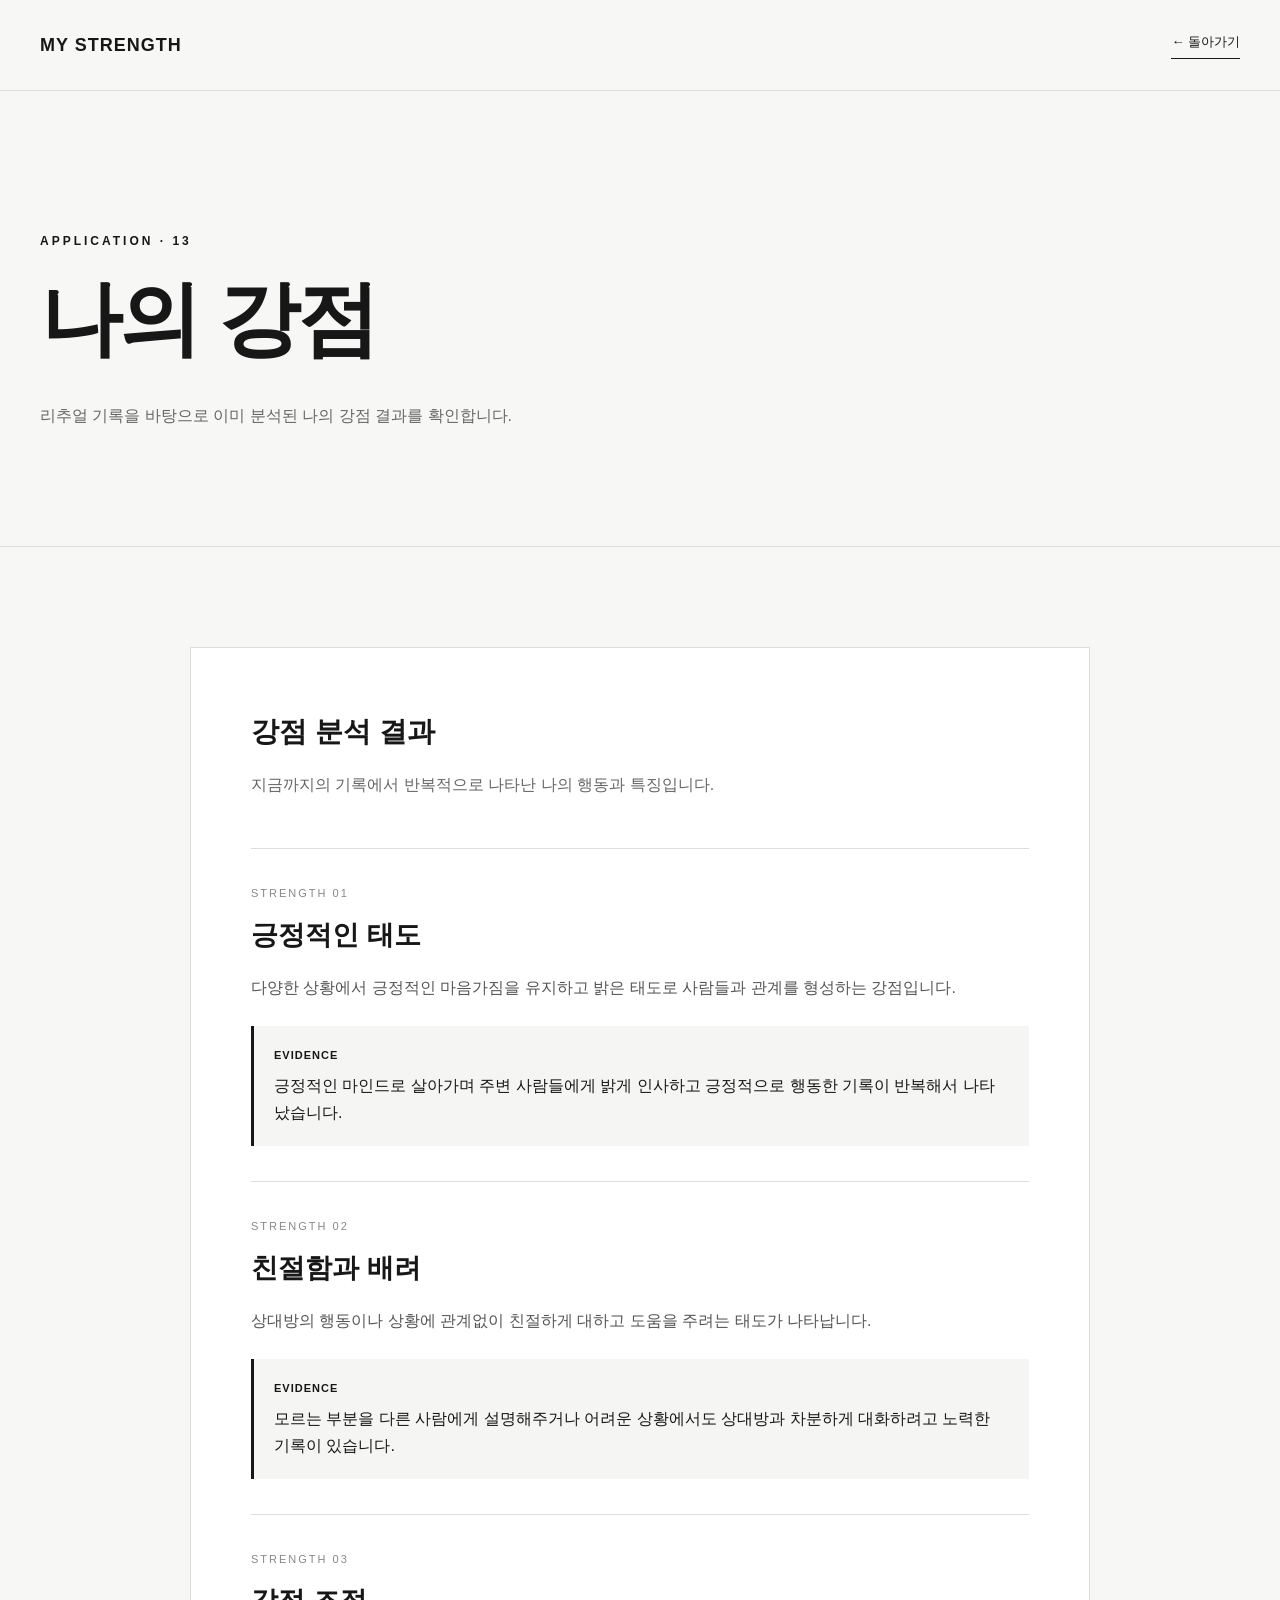
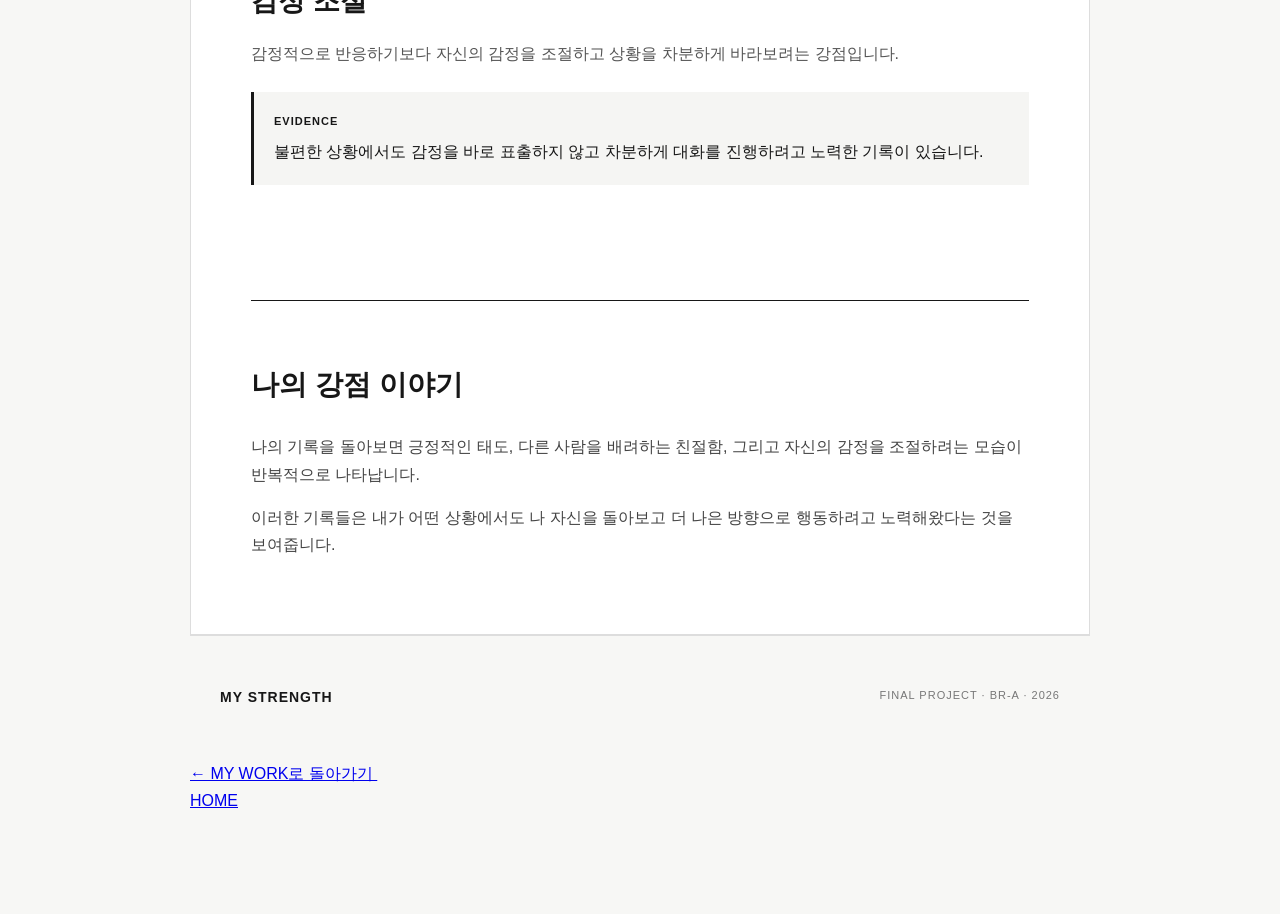
<file: app.html>
<!DOCTYPE html>
<html lang="ko">

<head>

    <meta charset="UTF-8">

    <meta name="viewport"
          content="width=device-width, initial-scale=1.0">

    <title>MY STRENGTH · 강점 결과</title>


    <style>

        * {
            box-sizing: border-box;
        }


        body {
            margin: 0;

            color: #171717;
            background: #f7f7f5;

            font-family:
                Arial,
                "Noto Sans KR",
                sans-serif;

            line-height: 1.7;
        }


        /* =========================
           HEADER
        ========================= */

        header {
            border-bottom: 1px solid #ddd;
        }


        .header-inner {
            width: min(1200px, calc(100% - 60px));

            min-height: 90px;

            margin: 0 auto;

            display: flex;
            align-items: center;
            justify-content: space-between;
        }


        .logo {
            color: #171717;

            text-decoration: none;

            font-size: 18px;
            font-weight: 700;

            letter-spacing: 1px;
        }


        .back {
            color: #171717;

            text-decoration: none;

            font-size: 13px;

            border-bottom: 1px solid #171717;
            padding-bottom: 4px;
        }


        /* =========================
           HERO
        ========================= */

        .hero {
            padding: 140px 0 100px;

            border-bottom: 1px solid #ddd;
        }


        .hero-inner {
            width: min(1200px, calc(100% - 60px));

            margin: 0 auto;
        }


        .label {
            margin-bottom: 25px;

            font-size: 12px;
            font-weight: 700;

            letter-spacing: 3px;
        }


        .hero h1 {
            max-width: 850px;

            margin: 0;

            font-size: clamp(42px, 7vw, 82px);

            line-height: 1.05;

            letter-spacing: -3px;
        }


        .hero p {
            max-width: 650px;

            margin-top: 40px;

            color: #666;

            font-size: 16px;
        }


        /* =========================
           RESULT
        ========================= */

        .result-section {
            padding: 100px 0;
        }


        .result-container {
            width: min(900px, calc(100% - 60px));

            margin: 0 auto;
        }


        .result-card {
            background: white;

            border: 1px solid #ddd;

            padding: 60px;
        }


        .result-card h2 {
            margin: 0 0 15px;

            font-size: 28px;
        }


        .description {
            margin-bottom: 50px;

            color: #666;
        }


        /* =========================
           STRENGTH
        ========================= */

        .strength {
            padding: 35px 0;

            border-top: 1px solid #ddd;
        }


        .strength:last-child {
            border-bottom: 1px solid #ddd;
        }


        .strength-number {
            margin-bottom: 10px;

            color: #888;

            font-size: 11px;

            letter-spacing: 2px;
        }


        .strength h3 {
            margin: 0 0 15px;

            font-size: 27px;
        }


        .strength p {
            margin: 0;

            color: #555;
        }


        .evidence {
            margin-top: 25px;

            padding: 20px;

            background: #f5f5f3;

            border-left: 3px solid #171717;
        }


        .evidence-label {
            margin-bottom: 7px;

            font-size: 11px;
            font-weight: 700;

            letter-spacing: 1px;
        }


        /* =========================
           STORY
        ========================= */

        .story {
            margin-top: 80px;

            padding-top: 60px;

            border-top: 1px solid #171717;
        }


        .story h2 {
            margin: 0 0 25px;

            font-size: 28px;
        }


        .story p {
            color: #444;
        }


        /* =========================
           FOOTER
        ========================= */

        footer {
            border-top: 1px solid #ddd;

            padding: 50px 0;
        }


        .footer-inner {
            width: min(1200px, calc(100% - 60px));

            margin: 0 auto;

            display: flex;

            justify-content: space-between;

            gap: 30px;
        }


        .footer-inner strong {
            font-size: 14px;

            letter-spacing: 1px;
        }


        .footer-inner span {
            color: #777;

            font-size: 11px;

            letter-spacing: 1px;
        }


        /* =========================
           MOBILE
        ========================= */

        @media (max-width: 700px) {

            .header-inner {
                width: calc(100% - 35px);
            }


            .hero {
                padding: 100px 0 70px;
            }


            .hero-inner {
                width: calc(100% - 35px);
            }


            .hero h1 {
                letter-spacing: -1.5px;
            }


            .result-section {
                padding: 60px 0;
            }


            .result-container {
                width: calc(100% - 35px);
            }


            .result-card {
                padding: 35px 22px;
            }


            .footer-inner {
                width: calc(100% - 35px);

                flex-direction: column;
            }

        }

    </style>

</head>


<body>


    <!-- HEADER -->

    <header>

        <div class="header-inner">

            <a
                class="logo"
                href="index.html">

                MY STRENGTH

            </a>


            <a
                class="back"
                href="index.html#works">

                ← 돌아가기

            </a>

        </div>

    </header>



    <!-- HERO -->

    <section class="hero">

        <div class="hero-inner">

            <div class="label">
                APPLICATION · 13
            </div>


            <h1>
                나의 강점
            </h1>


            <p>
                리추얼 기록을 바탕으로 이미 분석된
                나의 강점 결과를 확인합니다.
            </p>

        </div>

    </section>



    <!-- RESULT -->

    <main class="result-section">

        <div class="result-container">

            <div class="result-card">

                <h2>
                    강점 분석 결과
                </h2>


                <p class="description">
                    지금까지의 기록에서 반복적으로 나타난
                    나의 행동과 특징입니다.
                </p>



                <!-- 강점 01 -->

                <article class="strength">

                    <div class="strength-number">
                        STRENGTH 01
                    </div>


                    <h3>
                        긍정적인 태도
                    </h3>


                    <p>
                        다양한 상황에서 긍정적인 마음가짐을 유지하고
                        밝은 태도로 사람들과 관계를 형성하는 강점입니다.
                    </p>


                    <div class="evidence">

                        <div class="evidence-label">
                            EVIDENCE
                        </div>

                        긍정적인 마인드로 살아가며
                        주변 사람들에게 밝게 인사하고
                        긍정적으로 행동한 기록이 반복해서 나타났습니다.

                    </div>

                </article>



                <!-- 강점 02 -->

                <article class="strength">

                    <div class="strength-number">
                        STRENGTH 02
                    </div>


                    <h3>
                        친절함과 배려
                    </h3>


                    <p>
                        상대방의 행동이나 상황에 관계없이
                        친절하게 대하고 도움을 주려는 태도가 나타납니다.
                    </p>


                    <div class="evidence">

                        <div class="evidence-label">
                            EVIDENCE
                        </div>

                        모르는 부분을 다른 사람에게 설명해주거나
                        어려운 상황에서도 상대방과 차분하게
                        대화하려고 노력한 기록이 있습니다.

                    </div>

                </article>



                <!-- 강점 03 -->

                <article class="strength">

                    <div class="strength-number">
                        STRENGTH 03
                    </div>


                    <h3>
                        감정 조절
                    </h3>


                    <p>
                        감정적으로 반응하기보다 자신의 감정을 조절하고
                        상황을 차분하게 바라보려는 강점입니다.
                    </p>


                    <div class="evidence">

                        <div class="evidence-label">
                            EVIDENCE
                        </div>

                        불편한 상황에서도 감정을 바로 표출하지 않고
                        차분하게 대화를 진행하려고 노력한 기록이 있습니다.

                    </div>

                </article>



                <!-- STORY -->

                <section class="story">

                    <h2>
                        나의 강점 이야기
                    </h2>


                    <p>
                        나의 기록을 돌아보면 긍정적인 태도,
                        다른 사람을 배려하는 친절함,
                        그리고 자신의 감정을 조절하려는 모습이
                        반복적으로 나타납니다.
                    </p>


                    <p>
                        이러한 기록들은 내가 어떤 상황에서도
                        나 자신을 돌아보고 더 나은 방향으로
                        행동하려고 노력해왔다는 것을 보여줍니다.
                    </p>

                </section>

</div>

    <!-- FOOTER -->

    <footer>

        <div class="footer-inner">

            <strong>
                MY STRENGTH
            </strong>


            <span>
                FINAL PROJECT · BR-A · 2026
            </span>

        </div>

    </footer>

<!-- BACK -->

<div class="research-back">

    <a href="index.html#works">
        ← MY WORK로 돌아가기
    </a>

<span style="display: inline-block; width: 666px;"></span>

    <a href="index.html">
        HOME
    </a>

</body>

</html>
</file>
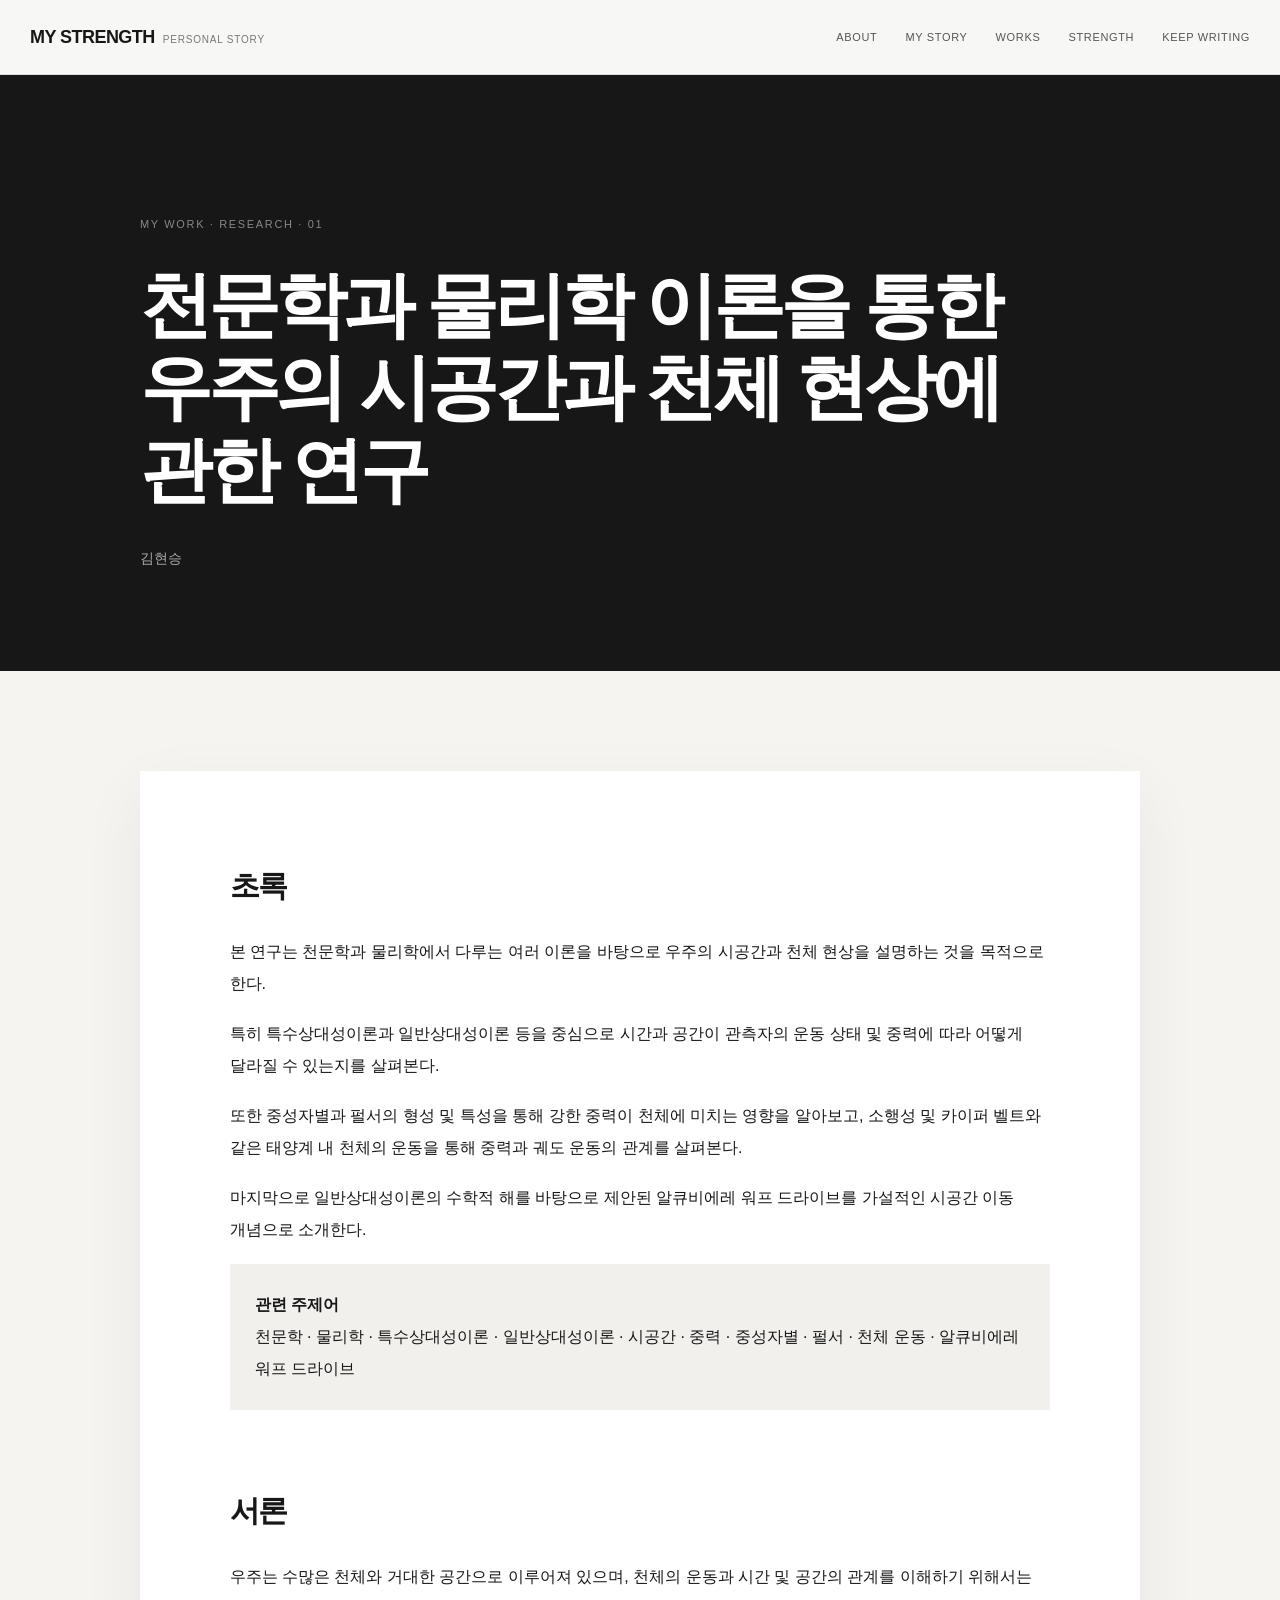
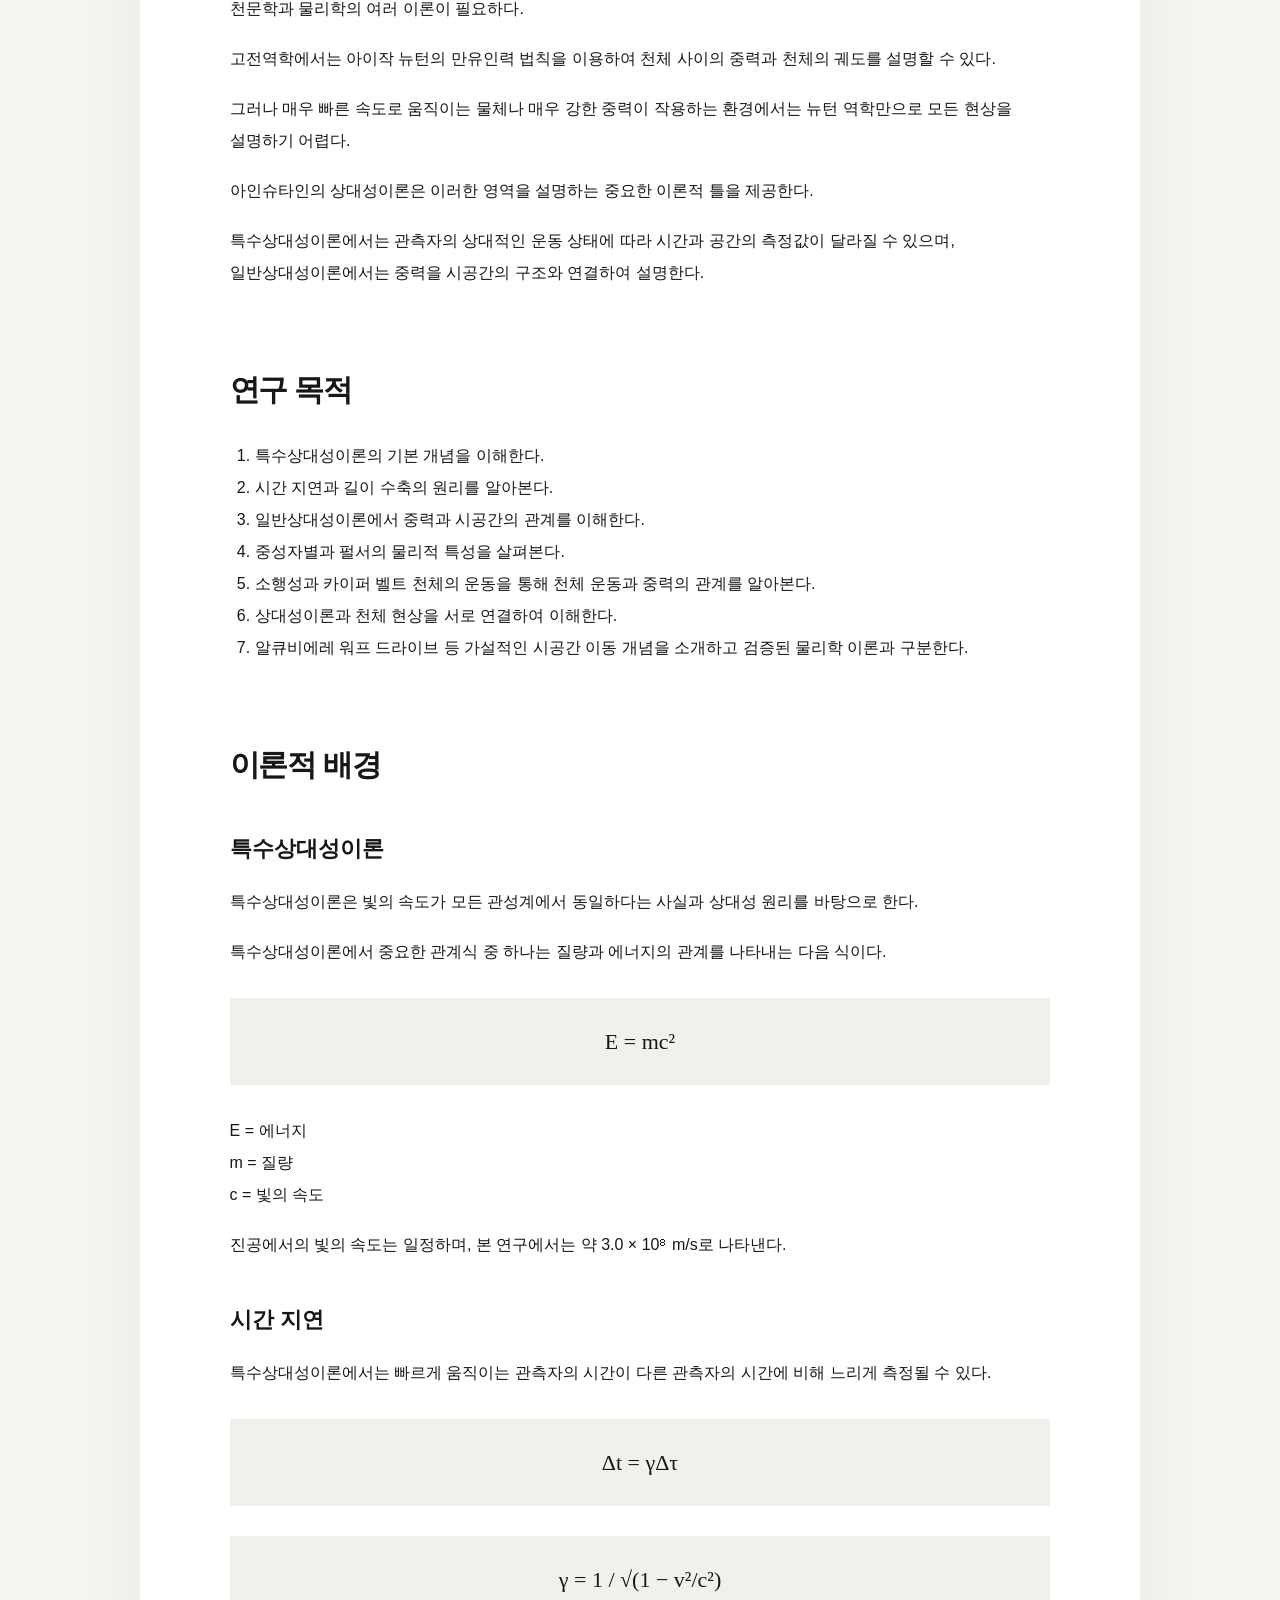
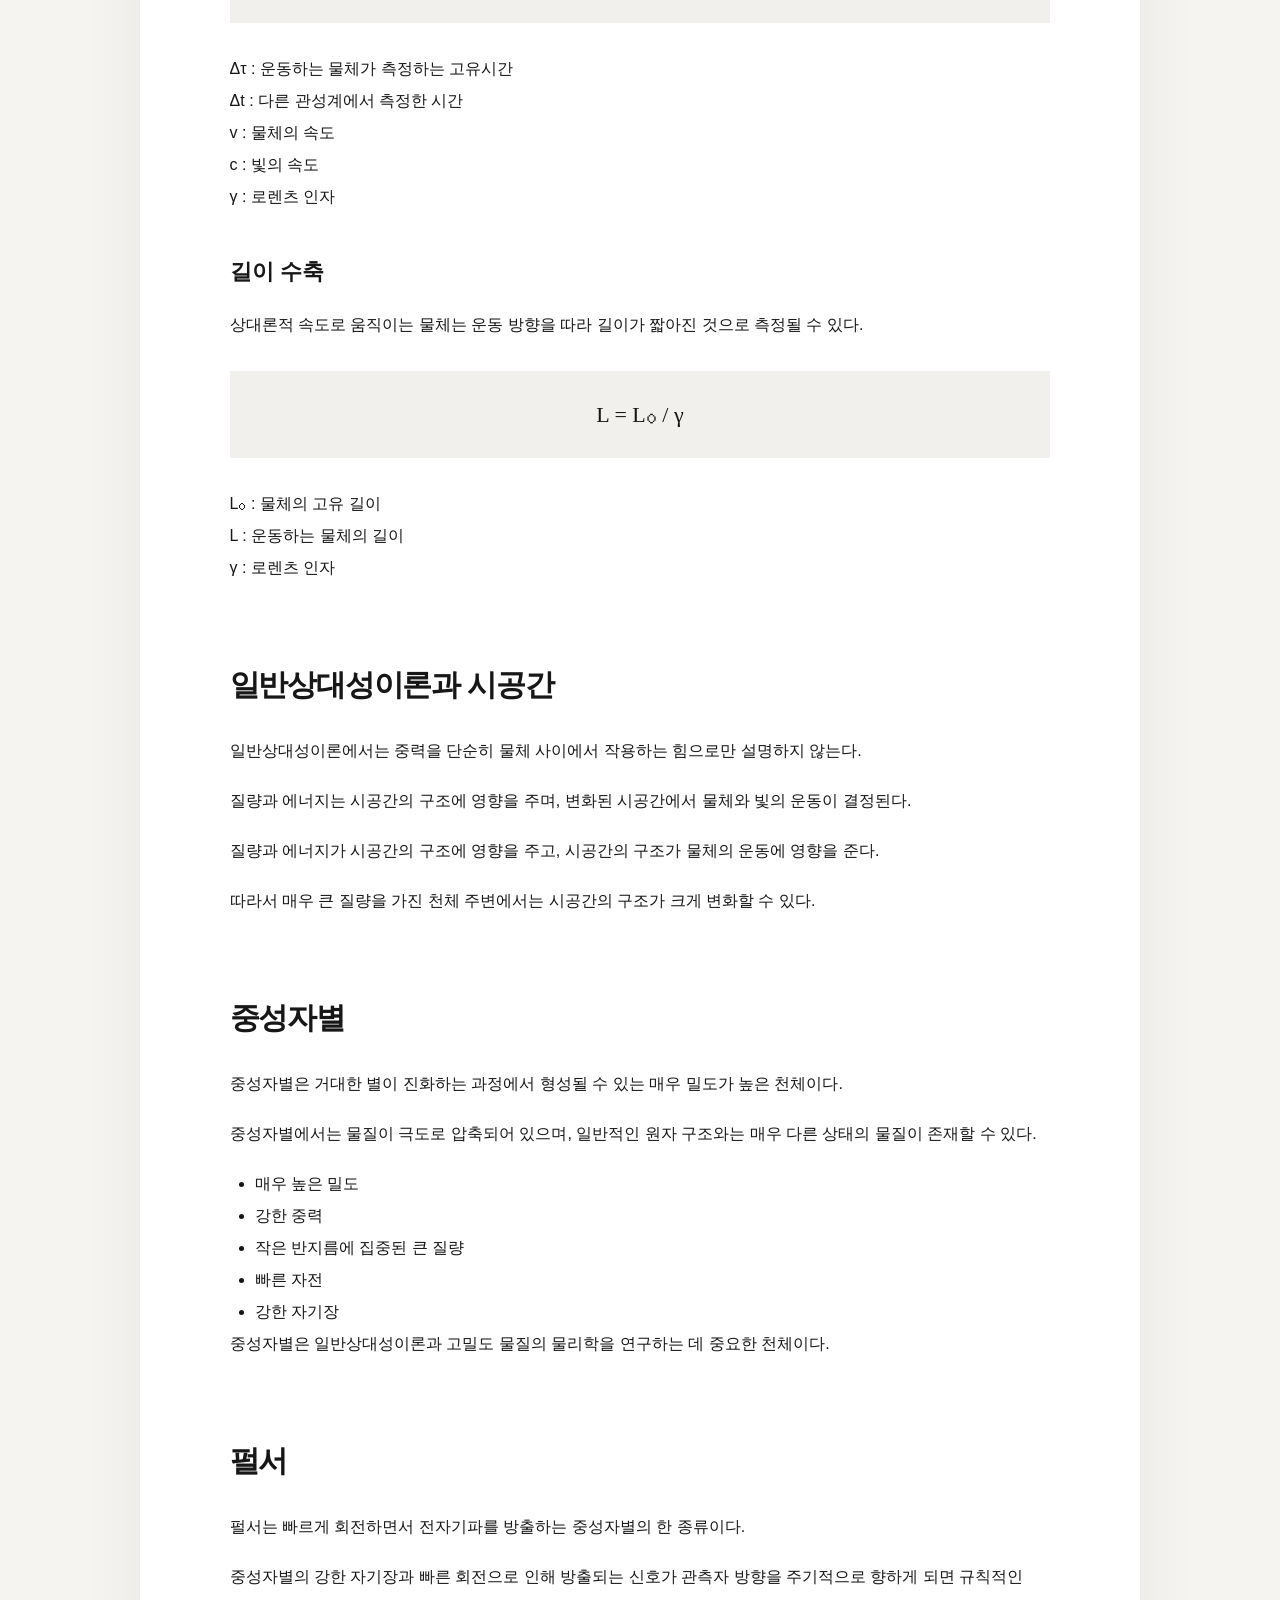
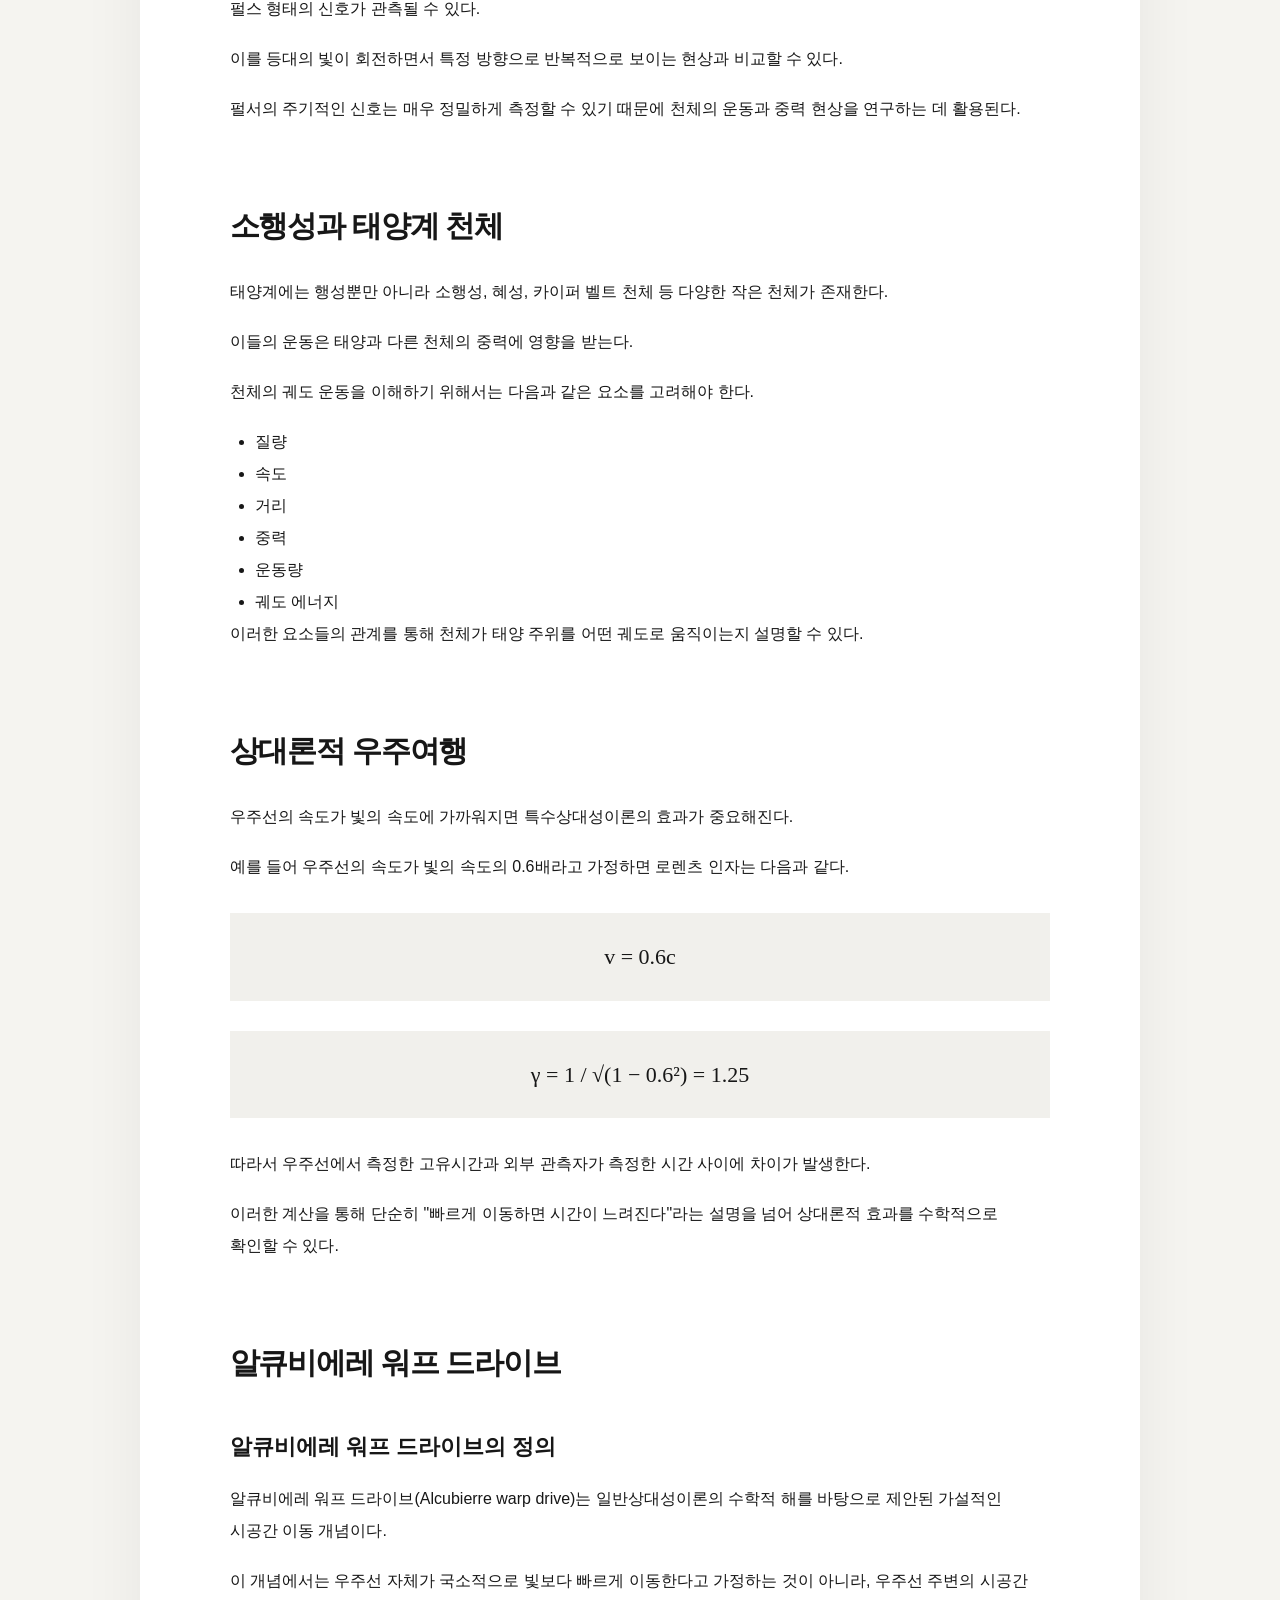
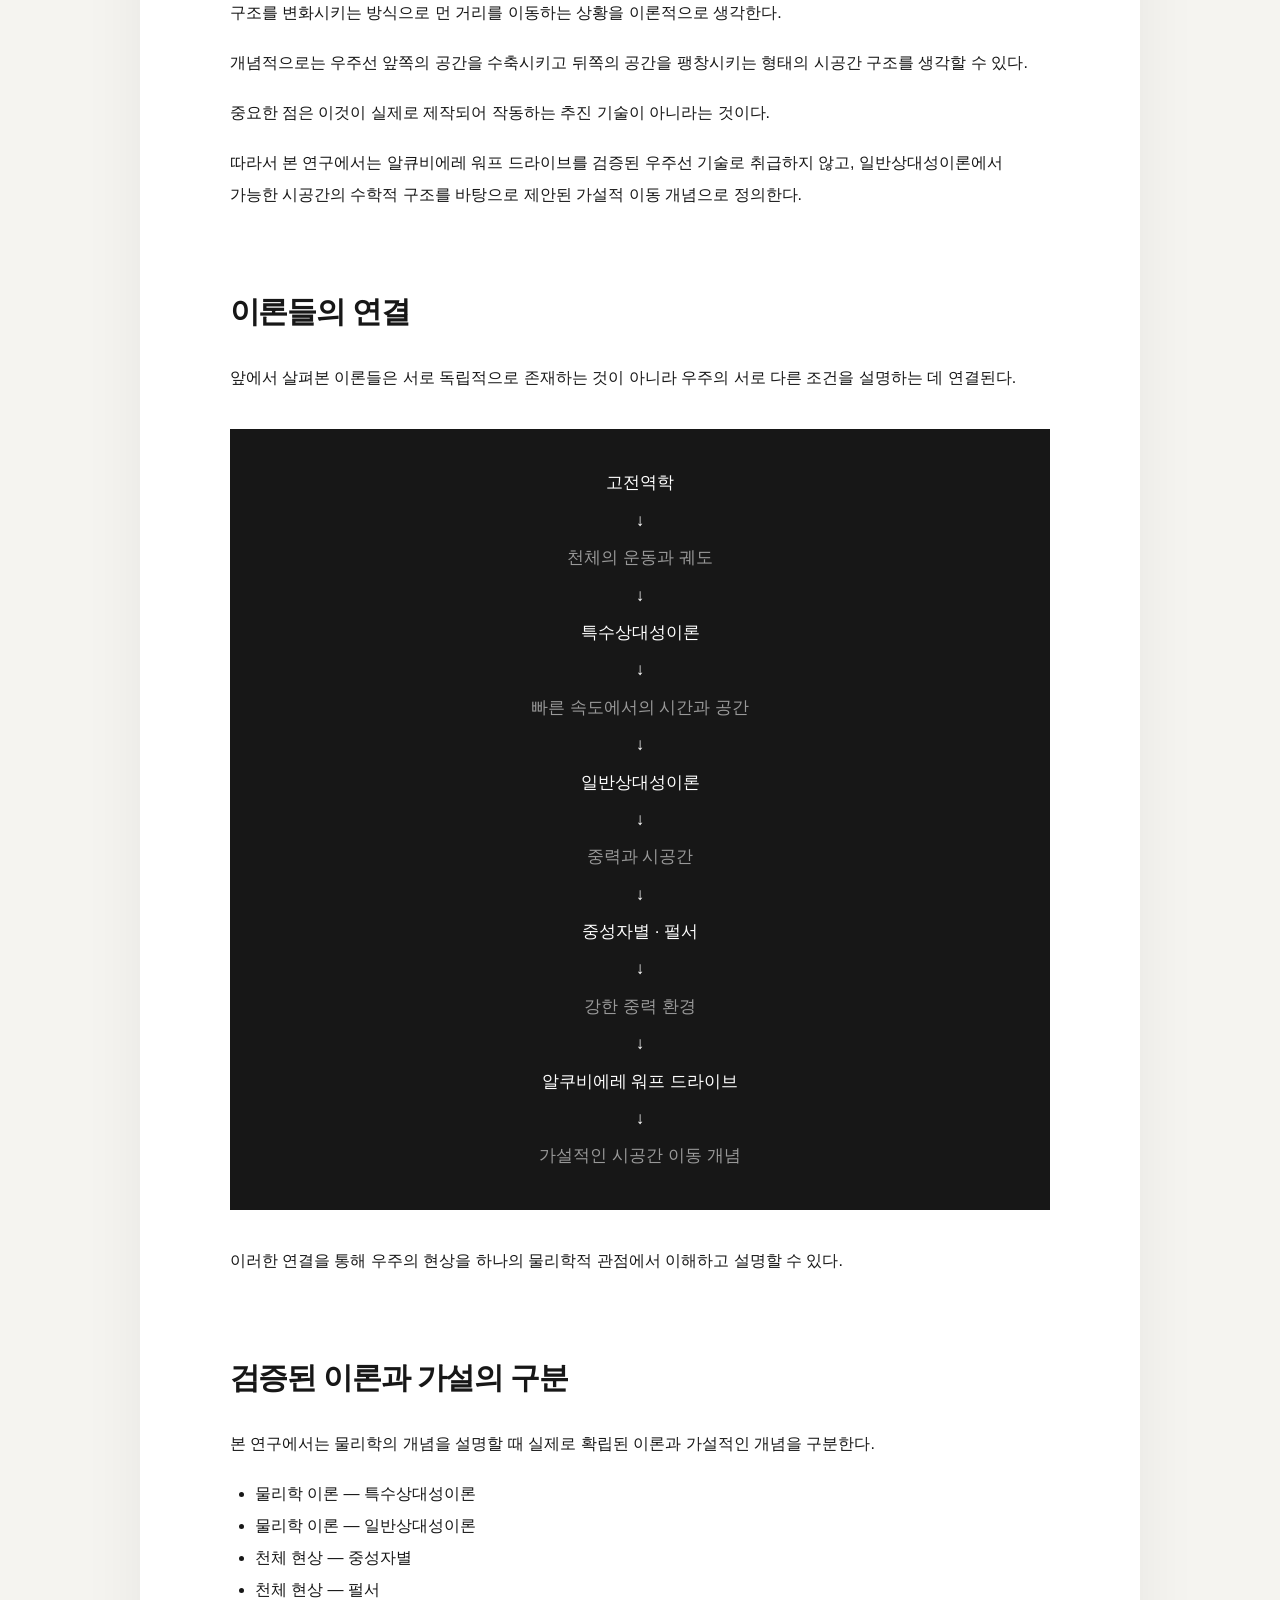
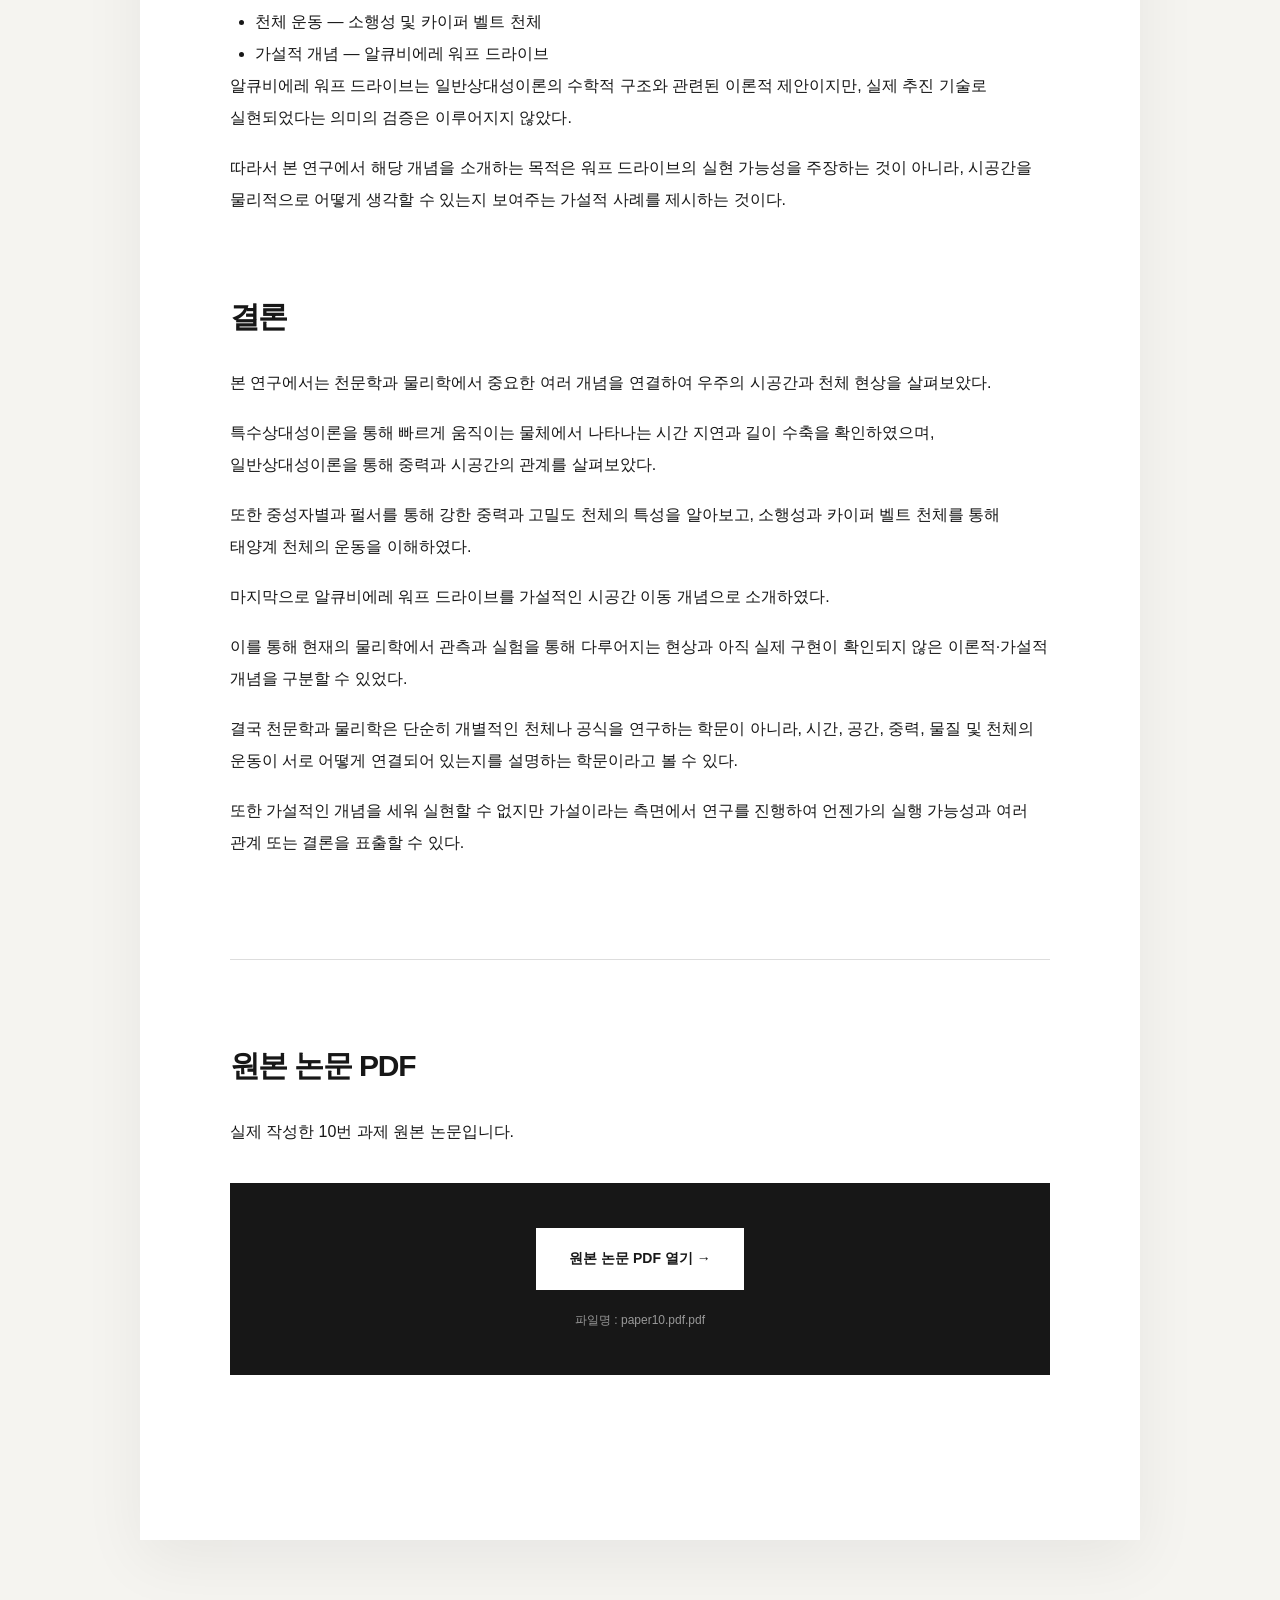
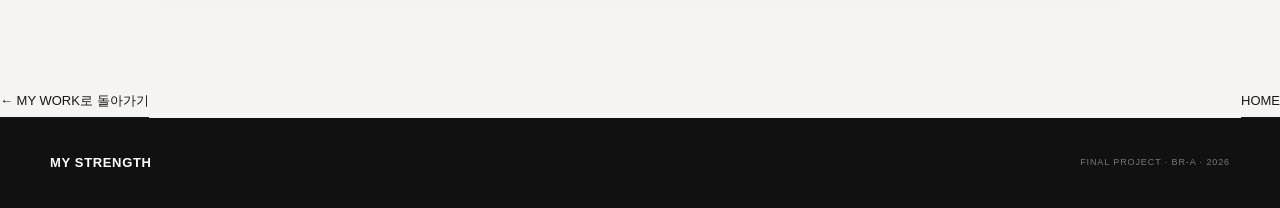
<file: paper10.html>
<!DOCTYPE html>
<html lang="ko">
<head>
    <meta charset="UTF-8">
    <meta name="viewport" content="width=device-width, initial-scale=1.0">

    <title>10번 논문 | MY STRENGTH</title>

    <link rel="stylesheet" href="style.css">

    <style>
        .research-page {
            background: #f5f4f0;
            color: #171717;
        }

        .research-hero {
            background: #171717;
            color: white;
            padding: 140px 0 100px;
        }

        .research-container {
            width: min(1000px, calc(100% - 50px));
            margin: 0 auto;
        }

        .research-label {
            color: #888;
            font-size: 11px;
            letter-spacing: .15em;
            margin-bottom: 30px;
        }

        .research-hero h1 {
            font-size: clamp(38px, 6vw, 72px);
            line-height: 1.15;
            letter-spacing: -.06em;
            margin: 0;
        }

        .research-author {
            margin-top: 35px;
            color: #aaa;
            font-size: 14px;
        }

        .research-body {
            padding: 100px 0;
        }

        .research-paper {
            background: white;
            padding: clamp(35px, 7vw, 90px);
            box-shadow: 0 20px 60px rgba(0,0,0,.06);
        }

        .paper-section {
            margin-bottom: 75px;
        }

        .paper-section h2 {
            font-size: 30px;
            margin-bottom: 25px;
            letter-spacing: -.04em;
        }

        .paper-section h3 {
            font-size: 22px;
            margin: 40px 0 18px;
        }

        .paper-section p {
            font-size: 16px;
            line-height: 2;
            margin: 0 0 18px;
        }

        .paper-list {
            padding-left: 25px;
            line-height: 2;
        }

        .formula {
            margin: 30px 0;
            padding: 25px;
            background: #f1f0ec;
            text-align: center;
            font-family: Georgia, serif;
            font-size: 22px;
        }

        .keyword-box {
            padding: 25px;
            background: #f1f0ec;
            line-height: 2;
        }

        .theory-flow {
            margin: 35px 0;
            padding: 35px;
            background: #171717;
            color: white;
            text-align: center;
            line-height: 2.2;
            font-size: 17px;
        }

        .theory-flow span {
            color: #999;
        }

        /* =========================
           원본 PDF 연결 영역
        ========================= */

        .pdf-section {
            margin-top: 100px;
            padding-top: 80px;
            border-top: 1px solid #ddd;
        }

        .pdf-link-box {
            margin-top: 35px;
            padding: 45px;
            background: #171717;
            text-align: center;
        }

        .pdf-link {
            display: inline-block;
            padding: 18px 32px;
            background: white;
            color: #171717;
            text-decoration: none;
            font-size: 14px;
            font-weight: 600;
            border: 1px solid white;
            transition: .2s;
        }

        .pdf-link:hover {
            background: #171717;
            color: white;
        }

        .pdf-file-name {
            margin-top: 20px;
            color: #999;
            font-size: 12px;
        }

        .research-back {
            margin-top: 50px;
            display: flex;
            justify-content: space-between;
            gap: 20px;
        }

        .research-back a {
            color: #171717;
            text-decoration: none;
            border-bottom: 1px solid #171717;
            padding-bottom: 5px;
            font-size: 13px;
        }

        @media (max-width: 700px) {

            .research-hero {
                padding: 100px 0 70px;
            }

            .research-container {
                width: calc(100% - 35px);
            }

            .research-paper {
                padding: 30px 22px;
            }

            .paper-section p {
                font-size: 15px;
            }

            .pdf-section {
                margin-top: 70px;
                padding-top: 50px;
            }

            .pdf-link-box {
                padding: 35px 20px;
            }

            .research-back {
                flex-direction: column;
            }
        }
    </style>
</head>

<body class="research-page">

<header class="site-header">
    <div class="header-inner">

        <a href="index.html" class="logo">
            MY STRENGTH
            <span>PERSONAL STORY</span>
        </a>

        <nav class="main-nav">
            <a href="index.html#about">ABOUT</a>
            <a href="index.html#story">MY STORY</a>
            <a href="index.html#works">WORKS</a>
            <a href="index.html#strength">STRENGTH</a>
            <a href="index.html#device">KEEP WRITING</a>
        </nav>

    </div>
</header>


<main>

    <!-- 논문 제목 -->

    <section class="research-hero">

        <div class="research-container">

            <div class="research-label">
                MY WORK · RESEARCH · 01
            </div>

            <h1>
                천문학과 물리학 이론을 통한
                <br>
                우주의 시공간과 천체 현상에 관한 연구
            </h1>

            <div class="research-author">
                김현승
            </div>

        </div>

    </section>


    <!-- 논문 본문 -->

    <section class="research-body">

        <div class="research-container">

            <article class="research-paper">

                <!-- 초록 -->

                <section class="paper-section">

                    <h2>초록</h2>

                    <p>
                        본 연구는 천문학과 물리학에서 다루는 여러 이론을
                        바탕으로 우주의 시공간과 천체 현상을 설명하는 것을
                        목적으로 한다.
                    </p>

                    <p>
                        특히 특수상대성이론과 일반상대성이론 등을 중심으로
                        시간과 공간이 관측자의 운동 상태 및 중력에 따라
                        어떻게 달라질 수 있는지를 살펴본다.
                    </p>

                    <p>
                        또한 중성자별과 펄서의 형성 및 특성을 통해 강한
                        중력이 천체에 미치는 영향을 알아보고, 소행성 및
                        카이퍼 벨트와 같은 태양계 내 천체의 운동을 통해
                        중력과 궤도 운동의 관계를 살펴본다.
                    </p>

                    <p>
                        마지막으로 일반상대성이론의 수학적 해를 바탕으로
                        제안된 알큐비에레 워프 드라이브를 가설적인
                        시공간 이동 개념으로 소개한다.
                    </p>

                    <div class="keyword-box">
                        <strong>관련 주제어</strong><br>
                        천문학 · 물리학 · 특수상대성이론 · 일반상대성이론
                        · 시공간 · 중력 · 중성자별 · 펄서 · 천체 운동
                        · 알큐비에레 워프 드라이브
                    </div>

                </section>


                <!-- 서론 -->

                <section class="paper-section">

                    <h2>서론</h2>

                    <p>
                        우주는 수많은 천체와 거대한 공간으로 이루어져 있으며,
                        천체의 운동과 시간 및 공간의 관계를 이해하기 위해서는
                        천문학과 물리학의 여러 이론이 필요하다.
                    </p>

                    <p>
                        고전역학에서는 아이작 뉴턴의 만유인력 법칙을 이용하여
                        천체 사이의 중력과 천체의 궤도를 설명할 수 있다.
                    </p>

                    <p>
                        그러나 매우 빠른 속도로 움직이는 물체나 매우 강한
                        중력이 작용하는 환경에서는 뉴턴 역학만으로 모든 현상을
                        설명하기 어렵다.
                    </p>

                    <p>
                        아인슈타인의 상대성이론은 이러한 영역을 설명하는
                        중요한 이론적 틀을 제공한다.
                    </p>

                    <p>
                        특수상대성이론에서는 관측자의 상대적인 운동 상태에
                        따라 시간과 공간의 측정값이 달라질 수 있으며,
                        일반상대성이론에서는 중력을 시공간의 구조와 연결하여
                        설명한다.
                    </p>

                </section>


                <!-- 연구 목적 -->

                <section class="paper-section">

                    <h2>연구 목적</h2>

                    <ol class="paper-list">

                        <li>특수상대성이론의 기본 개념을 이해한다.</li>

                        <li>시간 지연과 길이 수축의 원리를 알아본다.</li>

                        <li>
                            일반상대성이론에서 중력과 시공간의 관계를 이해한다.
                        </li>

                        <li>
                            중성자별과 펄서의 물리적 특성을 살펴본다.
                        </li>

                        <li>
                            소행성과 카이퍼 벨트 천체의 운동을 통해
                            천체 운동과 중력의 관계를 알아본다.
                        </li>

                        <li>
                            상대성이론과 천체 현상을 서로 연결하여 이해한다.
                        </li>

                        <li>
                            알큐비에레 워프 드라이브 등 가설적인 시공간
                            이동 개념을 소개하고 검증된 물리학 이론과 구분한다.
                        </li>

                    </ol>

                </section>


                <!-- 이론적 배경 -->

                <section class="paper-section">

                    <h2>이론적 배경</h2>

                    <h3>특수상대성이론</h3>

                    <p>
                        특수상대성이론은 빛의 속도가 모든 관성계에서 동일하다는
                        사실과 상대성 원리를 바탕으로 한다.
                    </p>

                    <p>
                        특수상대성이론에서 중요한 관계식 중 하나는 질량과
                        에너지의 관계를 나타내는 다음 식이다.
                    </p>

                    <div class="formula">
                        E = mc²
                    </div>

                    <p>
                        E = 에너지<br>
                        m = 질량<br>
                        c = 빛의 속도
                    </p>

                    <p>
                        진공에서의 빛의 속도는 일정하며,
                        본 연구에서는 약 3.0 × 10⁸ m/s로 나타낸다.
                    </p>


                    <h3>시간 지연</h3>

                    <p>
                        특수상대성이론에서는 빠르게 움직이는 관측자의 시간이
                        다른 관측자의 시간에 비해 느리게 측정될 수 있다.
                    </p>

                    <div class="formula">
                        Δt = γΔτ
                    </div>

                    <div class="formula">
                        γ = 1 / √(1 − v²/c²)
                    </div>

                    <p>
                        Δτ : 운동하는 물체가 측정하는 고유시간<br>
                        Δt : 다른 관성계에서 측정한 시간<br>
                        v : 물체의 속도<br>
                        c : 빛의 속도<br>
                        γ : 로렌츠 인자
                    </p>


                    <h3>길이 수축</h3>

                    <p>
                        상대론적 속도로 움직이는 물체는 운동 방향을 따라
                        길이가 짧아진 것으로 측정될 수 있다.
                    </p>

                    <div class="formula">
                        L = L₀ / γ
                    </div>

                    <p>
                        L₀ : 물체의 고유 길이<br>
                        L : 운동하는 물체의 길이<br>
                        γ : 로렌츠 인자
                    </p>

                </section>


                <!-- 일반상대성이론 -->

                <section class="paper-section">

                    <h2>일반상대성이론과 시공간</h2>

                    <p>
                        일반상대성이론에서는 중력을 단순히 물체 사이에서
                        작용하는 힘으로만 설명하지 않는다.
                    </p>

                    <p>
                        질량과 에너지는 시공간의 구조에 영향을 주며,
                        변화된 시공간에서 물체와 빛의 운동이 결정된다.
                    </p>

                    <p>
                        질량과 에너지가 시공간의 구조에 영향을 주고,
                        시공간의 구조가 물체의 운동에 영향을 준다.
                    </p>

                    <p>
                        따라서 매우 큰 질량을 가진 천체 주변에서는
                        시공간의 구조가 크게 변화할 수 있다.
                    </p>

                </section>


                <!-- 중성자별 -->

                <section class="paper-section">

                    <h2>중성자별</h2>

                    <p>
                        중성자별은 거대한 별이 진화하는 과정에서 형성될 수
                        있는 매우 밀도가 높은 천체이다.
                    </p>

                    <p>
                        중성자별에서는 물질이 극도로 압축되어 있으며,
                        일반적인 원자 구조와는 매우 다른 상태의 물질이
                        존재할 수 있다.
                    </p>

                    <ul class="paper-list">
                        <li>매우 높은 밀도</li>
                        <li>강한 중력</li>
                        <li>작은 반지름에 집중된 큰 질량</li>
                        <li>빠른 자전</li>
                        <li>강한 자기장</li>
                    </ul>

                    <p>
                        중성자별은 일반상대성이론과 고밀도 물질의 물리학을
                        연구하는 데 중요한 천체이다.
                    </p>

                </section>


                <!-- 펄서 -->

                <section class="paper-section">

                    <h2>펄서</h2>

                    <p>
                        펄서는 빠르게 회전하면서 전자기파를 방출하는
                        중성자별의 한 종류이다.
                    </p>

                    <p>
                        중성자별의 강한 자기장과 빠른 회전으로 인해
                        방출되는 신호가 관측자 방향을 주기적으로 향하게
                        되면 규칙적인 펄스 형태의 신호가 관측될 수 있다.
                    </p>

                    <p>
                        이를 등대의 빛이 회전하면서 특정 방향으로 반복적으로
                        보이는 현상과 비교할 수 있다.
                    </p>

                    <p>
                        펄서의 주기적인 신호는 매우 정밀하게 측정할 수 있기
                        때문에 천체의 운동과 중력 현상을 연구하는 데 활용된다.
                    </p>

                </section>


                <!-- 소행성과 태양계 -->

                <section class="paper-section">

                    <h2>소행성과 태양계 천체</h2>

                    <p>
                        태양계에는 행성뿐만 아니라 소행성, 혜성,
                        카이퍼 벨트 천체 등 다양한 작은 천체가 존재한다.
                    </p>

                    <p>
                        이들의 운동은 태양과 다른 천체의 중력에 영향을 받는다.
                    </p>

                    <p>
                        천체의 궤도 운동을 이해하기 위해서는 다음과 같은
                        요소를 고려해야 한다.
                    </p>

                    <ul class="paper-list">
                        <li>질량</li>
                        <li>속도</li>
                        <li>거리</li>
                        <li>중력</li>
                        <li>운동량</li>
                        <li>궤도 에너지</li>
                    </ul>

                    <p>
                        이러한 요소들의 관계를 통해 천체가 태양 주위를
                        어떤 궤도로 움직이는지 설명할 수 있다.
                    </p>

                </section>


                <!-- 상대론적 우주여행 -->

                <section class="paper-section">

                    <h2>상대론적 우주여행</h2>

                    <p>
                        우주선의 속도가 빛의 속도에 가까워지면
                        특수상대성이론의 효과가 중요해진다.
                    </p>

                    <p>
                        예를 들어 우주선의 속도가 빛의 속도의 0.6배라고
                        가정하면 로렌츠 인자는 다음과 같다.
                    </p>

                    <div class="formula">
                        v = 0.6c
                    </div>

                    <div class="formula">
                        γ = 1 / √(1 − 0.6²) = 1.25
                    </div>

                    <p>
                        따라서 우주선에서 측정한 고유시간과 외부 관측자가
                        측정한 시간 사이에 차이가 발생한다.
                    </p>

                    <p>
                        이러한 계산을 통해 단순히 "빠르게 이동하면 시간이
                        느려진다"라는 설명을 넘어 상대론적 효과를
                        수학적으로 확인할 수 있다.
                    </p>

                </section>


                <!-- 워프 드라이브 -->

                <section class="paper-section">

                    <h2>알큐비에레 워프 드라이브</h2>

                    <h3>알큐비에레 워프 드라이브의 정의</h3>

                    <p>
                        알큐비에레 워프 드라이브(Alcubierre warp drive)는
                        일반상대성이론의 수학적 해를 바탕으로 제안된
                        가설적인 시공간 이동 개념이다.
                    </p>

                    <p>
                        이 개념에서는 우주선 자체가 국소적으로 빛보다 빠르게
                        이동한다고 가정하는 것이 아니라, 우주선 주변의
                        시공간 구조를 변화시키는 방식으로 먼 거리를
                        이동하는 상황을 이론적으로 생각한다.
                    </p>

                    <p>
                        개념적으로는 우주선 앞쪽의 공간을 수축시키고
                        뒤쪽의 공간을 팽창시키는 형태의 시공간 구조를
                        생각할 수 있다.
                    </p>

                    <p>
                        중요한 점은 이것이 실제로 제작되어 작동하는
                        추진 기술이 아니라는 것이다.
                    </p>

                    <p>
                        따라서 본 연구에서는 알큐비에레 워프 드라이브를
                        검증된 우주선 기술로 취급하지 않고,
                        일반상대성이론에서 가능한 시공간의 수학적 구조를
                        바탕으로 제안된 가설적 이동 개념으로 정의한다.
                    </p>

                </section>


                <!-- 이론들의 연결 -->

                <section class="paper-section">

                    <h2>이론들의 연결</h2>

                    <p>
                        앞에서 살펴본 이론들은 서로 독립적으로 존재하는 것이
                        아니라 우주의 서로 다른 조건을 설명하는 데 연결된다.
                    </p>

                    <div class="theory-flow">

                        고전역학
                        <br>↓<br>

                        <span>천체의 운동과 궤도</span>
                        <br>↓<br>

                        특수상대성이론
                        <br>↓<br>

                        <span>빠른 속도에서의 시간과 공간</span>
                        <br>↓<br>

                        일반상대성이론
                        <br>↓<br>

                        <span>중력과 시공간</span>
                        <br>↓<br>

                        중성자별 · 펄서
                        <br>↓<br>

                        <span>강한 중력 환경</span>
                        <br>↓<br>

                        알쿠비에레 워프 드라이브
                        <br>↓<br>

                        <span>가설적인 시공간 이동 개념</span>

                    </div>

                    <p>
                        이러한 연결을 통해 우주의 현상을 하나의 물리학적
                        관점에서 이해하고 설명할 수 있다.
                    </p>

                </section>


                <!-- 검증된 이론과 가설 -->

                <section class="paper-section">

                    <h2>검증된 이론과 가설의 구분</h2>

                    <p>
                        본 연구에서는 물리학의 개념을 설명할 때 실제로
                        확립된 이론과 가설적인 개념을 구분한다.
                    </p>

                    <ul class="paper-list">

                        <li>물리학 이론 — 특수상대성이론</li>
                        <li>물리학 이론 — 일반상대성이론</li>
                        <li>천체 현상 — 중성자별</li>
                        <li>천체 현상 — 펄서</li>
                        <li>천체 운동 — 소행성 및 카이퍼 벨트 천체</li>
                        <li>가설적 개념 — 알큐비에레 워프 드라이브</li>

                    </ul>

                    <p>
                        알큐비에레 워프 드라이브는 일반상대성이론의
                        수학적 구조와 관련된 이론적 제안이지만,
                        실제 추진 기술로 실현되었다는 의미의 검증은
                        이루어지지 않았다.
                    </p>

                    <p>
                        따라서 본 연구에서 해당 개념을 소개하는 목적은
                        워프 드라이브의 실현 가능성을 주장하는 것이 아니라,
                        시공간을 물리적으로 어떻게 생각할 수 있는지
                        보여주는 가설적 사례를 제시하는 것이다.
                    </p>

                </section>


                <!-- 결론 -->

                <section class="paper-section">

                    <h2>결론</h2>

                    <p>
                        본 연구에서는 천문학과 물리학에서 중요한 여러 개념을
                        연결하여 우주의 시공간과 천체 현상을 살펴보았다.
                    </p>

                    <p>
                        특수상대성이론을 통해 빠르게 움직이는 물체에서
                        나타나는 시간 지연과 길이 수축을 확인하였으며,
                        일반상대성이론을 통해 중력과 시공간의 관계를
                        살펴보았다.
                    </p>

                    <p>
                        또한 중성자별과 펄서를 통해 강한 중력과 고밀도
                        천체의 특성을 알아보고, 소행성과 카이퍼 벨트
                        천체를 통해 태양계 천체의 운동을 이해하였다.
                    </p>

                    <p>
                        마지막으로 알큐비에레 워프 드라이브를 가설적인
                        시공간 이동 개념으로 소개하였다.
                    </p>

                    <p>
                        이를 통해 현재의 물리학에서 관측과 실험을 통해
                        다루어지는 현상과 아직 실제 구현이 확인되지 않은
                        이론적·가설적 개념을 구분할 수 있었다.
                    </p>

                    <p>
                        결국 천문학과 물리학은 단순히 개별적인 천체나
                        공식을 연구하는 학문이 아니라, 시간, 공간, 중력,
                        물질 및 천체의 운동이 서로 어떻게 연결되어 있는지를
                        설명하는 학문이라고 볼 수 있다.
                    </p>

                    <p>
                        또한 가설적인 개념을 세워 실현할 수 없지만
                        가설이라는 측면에서 연구를 진행하여 언젠가의
                        실행 가능성과 여러 관계 또는 결론을 표출할 수 있다.
                    </p>

                </section>


                <!-- =========================
                     원본 PDF 연결
                ========================= -->

                <section class="paper-section pdf-section">

                    <h2>원본 논문 PDF</h2>

                    <p>
                        실제 작성한 10번 과제 원본 논문입니다.
                    </p>

                    <div class="pdf-link-box">

                        <a
                            class="pdf-link"
                            href="./paper10.pdf.pdf"
                            target="_blank">
                            원본 논문 PDF 열기 →
                        </a>

                        <div class="pdf-file-name">
                            파일명 : paper10.pdf.pdf
                        </div>

                    </div>

                </section>

            </article>

        </div>

    </section>

</section>


<!-- BACK -->

<div class="research-back">

    <a href="index.html#works">
        ← MY WORK로 돌아가기
    </a>

    <a href="index.html">
        HOME
    </a>

</div>

</main>


<footer>

    <div class="footer-inner">

        <strong>MY STRENGTH</strong>

        <span>
            FINAL PROJECT · BR-A · 2026
        </span>

    </div>

</footer>

</body>
</html>
</file>
<file: style.css>
* {
    margin: 0;
    padding: 0;
    box-sizing: border-box;
}

html {
    scroll-behavior: smooth;
}

body {
    font-family:
        "Noto Sans KR",
        "Apple SD Gothic Neo",
        "Malgun Gothic",
        Arial,
        sans-serif;
    color: #171717;
    background: #f7f7f5;
    line-height: 1.7;
    word-break: keep-all;
    overflow-x: hidden;
}

a {
    color: inherit;
    text-decoration: none;
}

.site-header {
    position: sticky;
    top: 0;
    z-index: 1000;
    background: rgba(247, 247, 245, 0.95);
    border-bottom: 1px solid #ddddda;
    backdrop-filter: blur(12px);
}

.header-inner {
    width: min(1380px, calc(100% - 60px));
    min-height: 74px;
    margin: 0 auto;

    display: flex;
    align-items: center;
    justify-content: space-between;
}

.logo {
    display: flex;
    align-items: baseline;
    gap: 8px;

    font-size: 18px;
    font-weight: 800;
    letter-spacing: -0.03em;
}

.logo span {
    font-size: 10px;
    font-weight: 500;
    color: #777;
    letter-spacing: 0.08em;
}

.main-nav {
    display: flex;
    align-items: center;
    gap: 28px;
}

.main-nav a {
    position: relative;

    font-size: 11px;
    color: #555;
    letter-spacing: 0.06em;

    transition: color 0.2s ease;
}

.main-nav a::after {
    content: "";

    position: absolute;
    left: 0;
    bottom: -7px;

    width: 0;
    height: 1px;

    background: #171717;

    transition: width 0.2s ease;
}

.main-nav a:hover,
.main-nav a.active {
    color: #171717;
}

.main-nav a:hover::after,
.main-nav a.active::after {
    width: 100%;
}

/* =========================
   HERO
========================= */

.hero {
    min-height: calc(100vh - 74px);

    display: grid;
    grid-template-columns: 1.25fr 0.75fr;

    border-bottom: 1px solid #ddd;
}

.hero-left {
    padding: 110px 8vw 100px;

    display: flex;
    flex-direction: column;
    justify-content: center;

    background: #f7f7f5;
}

.hero-label {
    margin-bottom: 30px;

    font-size: 12px;
    font-weight: 700;
    color: #777;
    letter-spacing: 0.15em;
}

.hero h1 {
    font-size: clamp(65px, 8vw, 125px);
    line-height: 0.98;
    letter-spacing: -0.075em;
    font-weight: 800;
}

.hero h1 strong {
    color: #777;
}

.hero-subtitle {
    margin-top: 40px;

    font-size: 24px;
    font-weight: 600;
    letter-spacing: -0.05em;
}

.hero-description {
    margin-top: 20px;

    color: #666;
    font-size: 14px;
    line-height: 1.9;
}

.hero-button {
    width: fit-content;

    margin-top: 35px;
    padding-bottom: 6px;

    border-bottom: 1px solid #222;

    font-size: 13px;
    font-weight: 600;

    transition: opacity 0.2s ease;
}

.hero-button:hover {
    opacity: 0.55;
}

.hero-button span {
    margin-left: 18px;
}

.hero-right {
    min-height: 600px;
    padding: 60px;

    background: #111;

    display: flex;
    align-items: center;
    justify-content: center;
}

.story-card-main {
    width: min(310px, 100%);
    aspect-ratio: 0.75;

    padding: 30px;

    display: flex;
    flex-direction: column;
    justify-content: space-between;

    background: #181818;
    color: white;

    border-radius: 18px;

    box-shadow: 0 30px 60px rgba(0, 0, 0, 0.25);
}

.card-top {
    display: flex;
    justify-content: space-between;

    font-size: 10px;
    color: #888;
    letter-spacing: 0.08em;
}

.card-title {
    font-size: 34px;
    line-height: 1.15;
    font-weight: 700;
    letter-spacing: -0.05em;
}

.card-bottom {
    font-size: 9px;
    color: #777;
    line-height: 1.5;
    letter-spacing: 0.08em;
}

/* =========================
   COMMON
========================= */

.section {
    padding: 150px 0;
    scroll-margin-top: 74px;
}

.container {
    width: min(1180px, calc(100% - 60px));
    margin: 0 auto;
}

.section-number {
    margin-bottom: 5px;

    font-size: 12px;
    color: #888;
}

.section-label {
    margin-bottom: 25px;

    font-size: 11px;
    letter-spacing: 0.12em;
}

.section h2 {
    font-size: clamp(45px, 6vw, 80px);
    line-height: 1.08;
    letter-spacing: -0.065em;
}

/* =========================
   ABOUT
========================= */

.about {
    background: #fff;
}

.about-grid {
    margin-top: 90px;

    display: grid;
    grid-template-columns: 0.8fr 1.2fr;
    gap: 100px;
}

.about-lead {
    font-size: 25px;
    line-height: 1.55;
    font-weight: 600;
    letter-spacing: -0.05em;
}

.about-text {
    max-width: 600px;
}

.about-text p {
    margin-bottom: 25px;

    color: #666;
    font-size: 15px;
    line-height: 2;
}

/* =========================
   STORY
========================= */

.story {
    background: #f0efeb;
}

.story-grid {
    margin-top: 90px;

    display: grid;
    grid-template-columns: repeat(3, 1fr);

    border-top: 1px solid #bbb;
}

.story-item {
    min-height: 330px;
    padding: 35px;

    border-right: 1px solid #bbb;

    transition:
        background 0.25s ease,
        transform 0.25s ease;
}

.story-item:last-child {
    border-right: 0;
}

.story-item:hover {
    background: rgba(255, 255, 255, 0.35);
    transform: translateY(-4px);
}

.story-item span {
    font-size: 11px;
    color: #888;
}

.story-item h3 {
    margin-top: 100px;

    font-size: 32px;
    letter-spacing: -0.05em;
}

.story-item p {
    margin-top: 18px;

    color: #666;
    font-size: 14px;
    line-height: 1.9;
}

/* =========================
   WORKS
========================= */

.works {
    background: #171717;
    color: white;
}

.works .section-label,
.works .section-number {
    color: #888;
}

.works-grid {
    margin-top: 90px;

    display: grid;
    grid-template-columns: repeat(2, 1fr);
    gap: 20px;
}

.work {
    min-height: 390px;
    padding: 40px;

    display: grid;
    grid-template-columns: 60px 1fr;

    border: 1px solid #393939;
    background: #1d1d1d;

    transition:
        background 0.25s ease,
        transform 0.25s ease;
}

.work:hover {
    background: #242424;
    transform: translateY(-4px);
}

.work-number {
    color: #777;
    font-size: 11px;
}

.work-content span {
    font-size: 10px;
    color: #888;
    letter-spacing: 0.12em;
}

.work-content h3 {
    margin-top: 20px;

    font-size: 38px;
    letter-spacing: -0.05em;
}

.work-content p {
    margin-top: 25px;

    max-width: 420px;

    color: #aaa;
    font-size: 14px;
    line-height: 1.9;
}

.work-content a {
    display: inline-block;

    margin-top: 35px;
    padding-bottom: 4px;

    font-size: 12px;

    border-bottom: 1px solid #666;
}

/* =========================
   STRENGTH
========================= */

.strength {
    background: #e6e4de;
}

.strength-grid {
    margin-top: 90px;

    display: grid;
    grid-template-columns: repeat(3, 1fr);
}

.strength-grid article {
    min-height: 330px;
    padding: 35px;

    border-top: 1px solid #999;
    border-right: 1px solid #bbb;

    transition: background 0.25s ease;
}

.strength-grid article:last-child {
    border-right: 0;
}

.strength-grid article:hover {
    background: rgba(255, 255, 255, 0.3);
}

.strength-grid span {
    font-size: 11px;
    color: #777;
}

.strength-grid h3 {
    margin-top: 90px;

    font-size: 30px;
    letter-spacing: -0.05em;
}

.strength-grid p {
    margin-top: 18px;

    color: #666;
    font-size: 14px;
    line-height: 1.9;
}

/* =========================
   KEEP WRITING
========================= */

.device {
    background: #fff;
}

.device-grid {
    margin-top: 90px;

    display: grid;
    grid-template-columns: 0.8fr 1.2fr;
    gap: 100px;
}

.device-text p {
    color: #555;
    font-size: 20px;
    line-height: 1.8;
}

.device-flow {
    border-top: 1px solid #bbb;
}

.device-flow div {
    min-height: 75px;

    display: flex;
    align-items: center;

    border-bottom: 1px solid #ddd;

    font-size: 15px;
    font-weight: 600;
}

.device-flow span {
    width: 70px;

    color: #999;
    font-size: 10px;
}

/* =========================
   FOOTER
========================= */

footer {
    background: #111;
    color: white;
}

.footer-inner {
    width: min(1180px, calc(100% - 60px));
    min-height: 90px;

    margin: 0 auto;

    display: flex;
    align-items: center;
    justify-content: space-between;
}

.footer-inner strong {
    font-size: 13px;
    letter-spacing: 0.05em;
}

.footer-inner span {
    font-size: 9px;
    color: #777;
    letter-spacing: 0.1em;
}

/* =========================
   ANIMATION
========================= */

.before-show {
    opacity: 0;
    transform: translateY(25px);

    transition:
        opacity 0.7s ease,
        transform 0.7s ease;
}

.before-show.show {
    opacity: 1;
    transform: translateY(0);
}

/* =========================
   TABLET / MOBILE
========================= */

@media (max-width: 800px) {

    .main-nav {
        display: none;
    }

    .header-inner {
        width: calc(100% - 30px);
    }

    .hero {
        grid-template-columns: 1fr;
    }

    .hero-left {
        padding: 90px 30px;
    }

    .hero h1 {
        font-size: 65px;
    }

    .hero-right {
        min-height: 500px;
    }

    .about-grid,
    .device-grid {
        grid-template-columns: 1fr;
        gap: 50px;
    }

    .story-grid,
    .strength-grid,
    .works-grid {
        grid-template-columns: 1fr;
    }

    .story-item {
        border-right: 0;
        border-bottom: 1px solid #bbb;
    }

    .strength-grid article {
        border-right: 0;
        border-bottom: 1px solid #bbb;
    }

    .work {
        min-height: 320px;
    }

    .section {
        padding: 100px 0;
    }

    .container {
        width: calc(100% - 40px);
    }

    .section h2 {
        font-size: 48px;
    }

    .footer-inner {
        width: calc(100% - 40px);
        min-height: 100px;

        flex-direction: column;
        align-items: flex-start;
        justify-content: center;

        gap: 8px;
    }
}

@media (max-width: 520px) {

    .hero h1 {
        font-size: 52px;
    }

    .hero-subtitle {
        font-size: 19px;
    }

    .hero-description {
        font-size: 13px;
    }

    .hero-right {
        padding: 40px 25px;
    }

    .card-title {
        font-size: 29px;
    }

    .section {
        padding: 80px 0;
    }

    .section h2 {
        font-size: 40px;
    }

    .about-lead {
        font-size: 21px;
    }

    .about-text p {
        font-size: 14px;
    }

    .story-item h3 {
        margin-top: 60px;
        font-size: 28px;
    }

    .work {
        padding: 30px;
        grid-template-columns: 45px 1fr;
        gap: 15px;
    }

    .work-content h3 {
        font-size: 30px;
    }

    .strength-grid h3 {
        margin-top: 60px;
    }

    .device-text p {
        font-size: 17px;
    }
}

/* =========================
   PAPER PAGE
========================= */

.paper-page {
    background: #f7f7f5;
}

.paper-hero {
    padding: 140px 0 100px;
    background: #171717;
    color: white;
}

.paper-container {
    width: min(1180px, calc(100% - 60px));
    margin: 0 auto;
}

.paper-label {
    margin-bottom: 35px;

    color: #888;
    font-size: 11px;
    letter-spacing: 0.14em;
}

.paper-hero h1 {
    max-width: 1000px;

    font-size: clamp(42px, 6vw, 82px);
    line-height: 1.12;

    letter-spacing: -0.065em;
}

.paper-description {
    max-width: 650px;

    margin-top: 40px;

    color: #aaa;

    font-size: 16px;
    line-height: 2;
}

.paper-meta {
    margin-top: 60px;

    padding-top: 20px;

    display: flex;
    gap: 35px;

    border-top: 1px solid #444;

    color: #777;

    font-size: 10px;
    letter-spacing: 0.1em;
}

.paper-view {
    padding: 120px 0;
    background: #f0efeb;
}

.paper-heading {
    display: flex;
    align-items: baseline;
    gap: 25px;

    margin-bottom: 40px;
}

.paper-heading span {
    color: #888;
    font-size: 12px;
}

.paper-heading h2 {
    font-size: 42px;
    letter-spacing: -0.05em;
}

.paper-frame {
    width: 100%;
    height: 900px;

    background: white;

    border: 1px solid #d0d0cc;

    box-shadow:
        0 20px 60px rgba(0, 0, 0, 0.08);

    overflow: hidden;
}

.paper-frame iframe {
    width: 100%;
    height: 100%;

    border: 0;
}

.paper-actions {
    margin-top: 30px;

    display: flex;
    justify-content: space-between;
}

.paper-actions a {
    padding-bottom: 5px;

    border-bottom: 1px solid #222;

    font-size: 12px;
    font-weight: 600;

    transition: opacity 0.2s ease;
}

.paper-actions a:hover {
    opacity: 0.5;
}


@media (max-width: 800px) {

    .paper-container {
        width: calc(100% - 40px);
    }

    .paper-hero {
        padding: 100px 0 80px;
    }

    .paper-hero h1 {
        font-size: 45px;
    }

    .paper-description {
        font-size: 14px;
    }

    .paper-frame {
        height: 650px;
    }

    .paper-actions {
        flex-direction: column;
        gap: 25px;
    }

}

.author-name {
    display: block;
    font-size: 11px;
    font-weight: normal;
    margin-top: 4px;
    opacity: 0.6;
}

.hero-name {
    font-size: 22px;
    font-weight: 500;
    color: #000;
    margin-top: 12px;
    margin-bottom: 12px;
}
</file>
